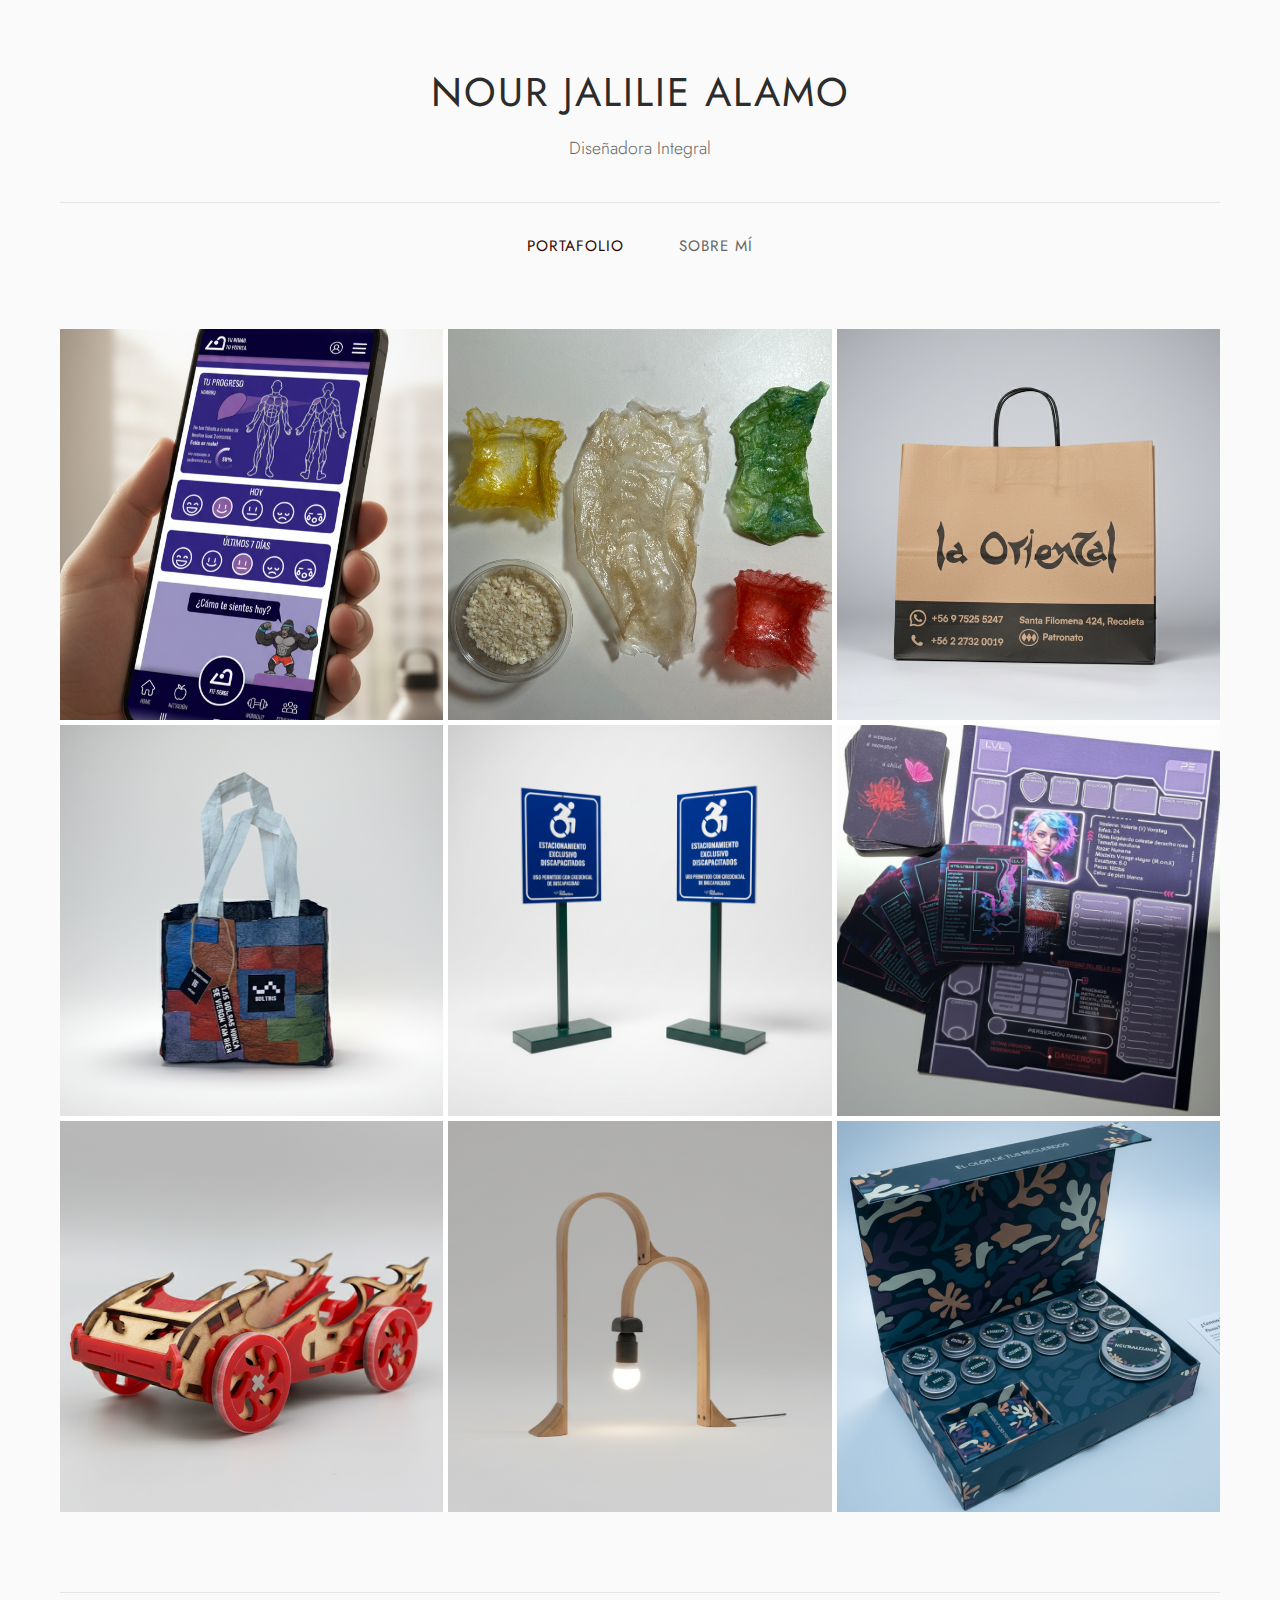
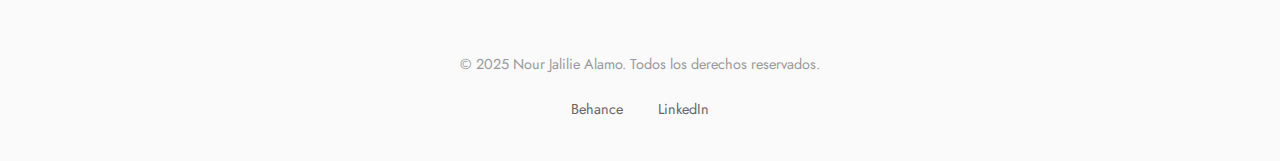
<file: index.html>
<!DOCTYPE html>
<html lang="es">
<head>
    <meta charset="UTF-8">
    <meta name="viewport" content="width=device-width, initial-scale=1.0">
    <title>Nour Jalilie - Diseñadora Integral</title>
    <link href="style.css" rel="stylesheet"/>
</head>
<body>
    <div class="container">
        <!-- Header -->
        <header class="header">
            <h1>NOUR JALILIE ALAMO</h1>
            <p>Diseñadora Integral</p>
        </header>

        <!-- Navigation -->
        <nav class="nav">
            <a href="index.html" class="active">Portafolio</a>
            <a href="about.html">Sobre mí</a>
        </nav>

        <section class="gallery">
        <div class="gallery-grid">
        <!-- Los items se crearán dinámicamente -->
    </div>
</section>

        <!-- Footer -->
        <footer class="footer">
            <p>© 2025 Nour Jalilie Alamo. Todos los derechos reservados.</p>
            <div class="social-links">
                <a href="https://www.behance.net/nourjalilie_">Behance</a>
                <a href="https://www.linkedin.com/in/nour-jalilie-alamo-5a618a310/">LinkedIn</a>
            </div>
        </footer>
    </div>
    <script src="portafolio.js"></script>
</body>
</html>
</file>
<file: style.css>
@import url('https://fonts.googleapis.com/css2?family=Jost:ital,wght@0,100..900;1,100..900&display=swap');
* {
    margin: 0;
    padding: 0;
    box-sizing: border-box;

}

body {
    /*font-family: 'Arial', sans-serif;*/
    font-family: "Jost", sans-serif;
    line-height: 1.6;
    color: #333;
    background-color: #fafafa;
}

.container {
    max-width: 1200px;
    margin: 0 auto;
    padding: 0 20px;
}

/* Header */
.header {
    text-align: center;
    padding: 60px 0 40px;
    border-bottom: 1px solid #e5e5e5;
}

.header h1 {
    font-size: 2.5rem;
    font-weight: 400;
    letter-spacing: 2px;
    margin-bottom: 10px;
    color: #2c2c2c;
}

.header p {
    font-size: 1.1rem;
    color: #666;
    font-weight: 300;
}

/* Navigation */
.nav {
    text-align: center;
    padding: 30px 0;
}

.nav a {
    text-decoration: none;
    color: #666;
    margin: 0 25px;
    font-size: 0.95rem;
    letter-spacing: 1px;
    text-transform: uppercase;
    transition: color 0.3s ease;
}

.nav a:hover,
.nav a.active {
    color: #310800;
}
.yo{
    display: flex; 
    align-items: center; 
    justify-content: center; 
    /*margin-bottom: 40px;*/
}

.yo .honguito{
  width: 250px;
  float:left; 
  margin-right: 50px;
}

.grafico{
    margin-top: 50px;
    text-align: center;
}

.grafico h2{
    font-weight: 400;
}

/* Gallery Grid */
.gallery {
    padding: 40px 0;
}

.gallery-grid {
    display: grid;
    grid-template-columns: repeat(3, 1fr);
    gap: 5px;
    background-color: #fff;
}

.gallery-item {
    position: relative;
    overflow: hidden;
    background-color: #f0f0f0;
    cursor: pointer;
    transition: transform 0.3s ease;
}

.gallery-item:hover {
    transform: scale(1.01);
    z-index: 1;
}

.gallery-item img {
    width: 100%;
    height: 100%;
    object-fit: cover;
    transition: opacity 0.3s ease;
}

.gallery-item:hover img {
    opacity: 0.9;
}

/* Overlay for project info */
.gallery-overlay {
    position: absolute;
    top: 0;
    left: 0;
    right: 0;
    bottom: 0;
    background: rgba(44, 44, 44, 0.8);
    display: flex;
    flex-direction: column;
    justify-content: center;
    align-items: center;
    opacity: 0;
    transition: opacity 0.3s ease;
}

.gallery-item:hover .gallery-overlay {
    opacity: 1;
}

.gallery-overlay h3 {
    color: white;
    font-size: 1.1rem;
    font-weight: 400;
    margin-bottom: 5px;
    letter-spacing: 1px;
}

.gallery-overlay p {
    color: #ccc;
    font-size: 0.9rem;
    letter-spacing: 1px;
}

/* Footer */
.footer {
    text-align: center;
    padding: 60px 0 40px;
    border-top: 1px solid #e5e5e5;
    margin-top: 40px;
}

.footer p {
    color: #999;
    font-size: 0.9rem;
}

.social-links {
    margin-top: 20px;
}

.social-links a {
    color: #666;
    text-decoration: none;
    margin: 0 15px;
    font-size: 0.9rem;
    transition: color 0.3s ease;
}

.social-links a:hover {
    color: #2c2c2c;
}

/* Mobile Responsive */
@media (max-width: 768px) {
    .header h1 {
        font-size: 2rem;
    }

    .nav a {
        display: block;
        margin: 10px 0;
    }

    .gallery-grid {
        grid-template-columns: 1fr;
        gap: 4px;
    }

    .gallery-overlay h3 {
        font-size: 1rem;
    }

    .gallery-overlay p {
        font-size: 0.8rem;
    }
}

/* Tablet */
@media (min-width: 769px) and (max-width: 1024px) {
    .gallery-grid {
        grid-template-columns: repeat(2, 1fr);
    }
}
</file>
